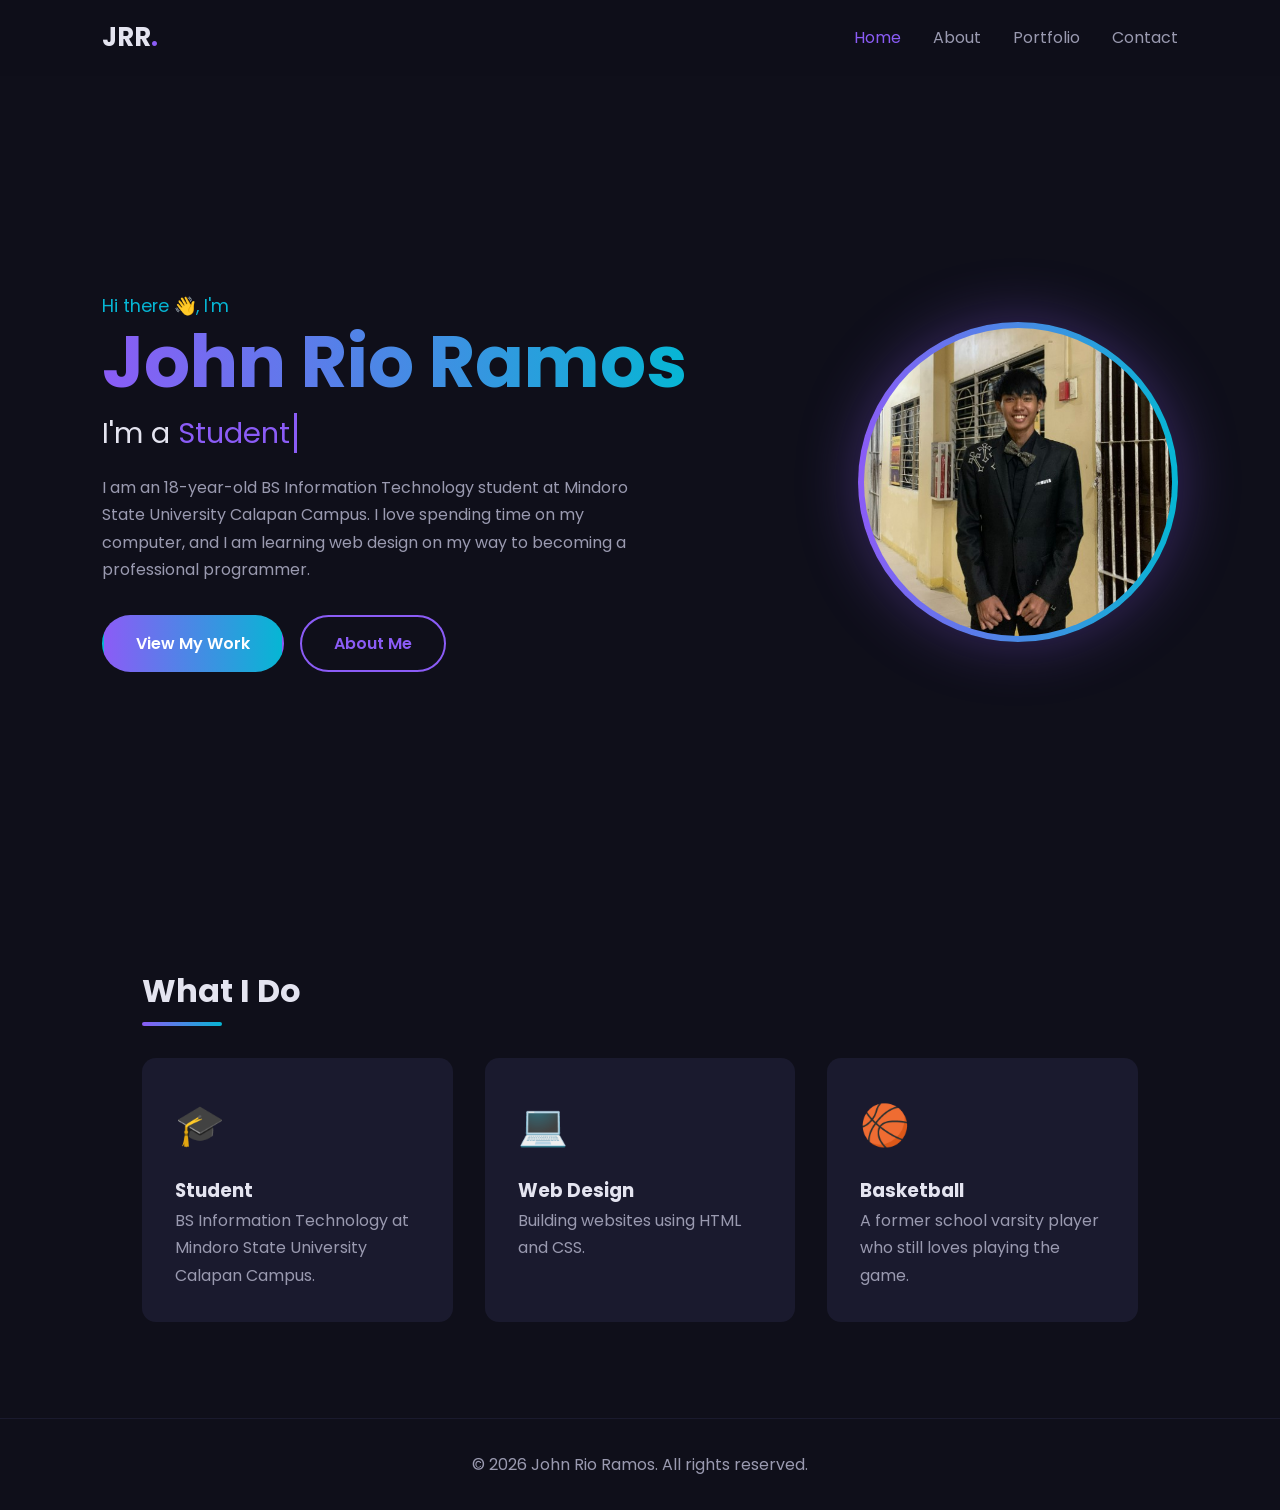
<file: index.html>
<!DOCTYPE html>
<!-- Home page: brief biography and professional photo -->
<html lang="en">

<head>
  <meta charset="UTF-8">
  <meta name="viewport" content="width=device-width, initial-scale=1.0">
  <meta name="description" content="Portfolio of John Rio Ramos, a BS Information Technology student.">
  <title>Home | John Rio Ramos</title>

  <!-- Google Font: Poppins -->
  <link rel="preconnect" href="https://fonts.googleapis.com">
  <link rel="preconnect" href="https://fonts.gstatic.com" crossorigin>
  <link href="https://fonts.googleapis.com/css2?family=Poppins:wght@300;400;600;700&display=swap" rel="stylesheet">

  <!-- External stylesheet -->
  <link rel="stylesheet" href="style.css">
</head>

<body>

  <!-- ========== NAVIGATION ========== -->
  <header class="navbar">
    <a href="index.html" class="logo">JRR<span>.</span></a>
    <button class="menu-toggle" id="menu-toggle" aria-label="Open menu">☰</button>
    <nav>
      <ul class="nav-links" id="nav-links">
        <li><a href="index.html" class="active">Home</a></li>
        <li><a href="about.html">About</a></li>
        <li><a href="portfolio.html">Portfolio</a></li>
        <li><a href="contact.html">Contact</a></li>
      </ul>
    </nav>
  </header>

  <main>

    <!-- ========== HERO: introduction and photo ========== -->
    <section class="hero">
      <div class="hero-content">
        <div class="hero-text-area">
          <p class="hero-greeting">Hi there 👋, I'm</p>
          <h1>John Rio Ramos</h1>
          <h2 class="hero-subtitle">I'm a <span id="typing"></span></h2>

          <p class="hero-text">
            I am an 18-year-old BS Information Technology student at Mindoro State University
            Calapan Campus. I love spending time on my computer, and I am learning web design
            on my way to becoming a professional programmer.
          </p>

          <div class="btn-group">
            <a href="portfolio.html" class="btn">View My Work</a>
            <a href="about.html" class="btn btn-outline">About Me</a>
          </div>
        </div>

        <img src="images/me.jpg" alt="Photo of John Rio Ramos" class="hero-photo">
      </div>
    </section>

    <!-- ========== HIGHLIGHTS ========== -->
    <section class="section">
      <h2 class="section-title">What I Do</h2>
      <div class="cards-grid">
        <article class="card">
          <div class="card-icon">🎓</div>
          <h3>Student</h3>
          <p>BS Information Technology at Mindoro State University Calapan Campus.</p>
        </article>
        <article class="card">
          <div class="card-icon">💻</div>
          <h3>Web Design</h3>
          <p>Building websites using HTML and CSS.</p>
        </article>
        <article class="card">
          <div class="card-icon">🏀</div>
          <h3>Basketball</h3>
          <p>A former school varsity player who still loves playing the game.</p>
        </article>
      </div>
    </section>

  </main>

  <!-- ========== FOOTER ========== -->
  <footer class="footer">
    <p>&copy; <span id="year"></span> John Rio Ramos. All rights reserved.</p>
  </footer>

  <script src="script.js"></script>
</body>
</html>
</file>
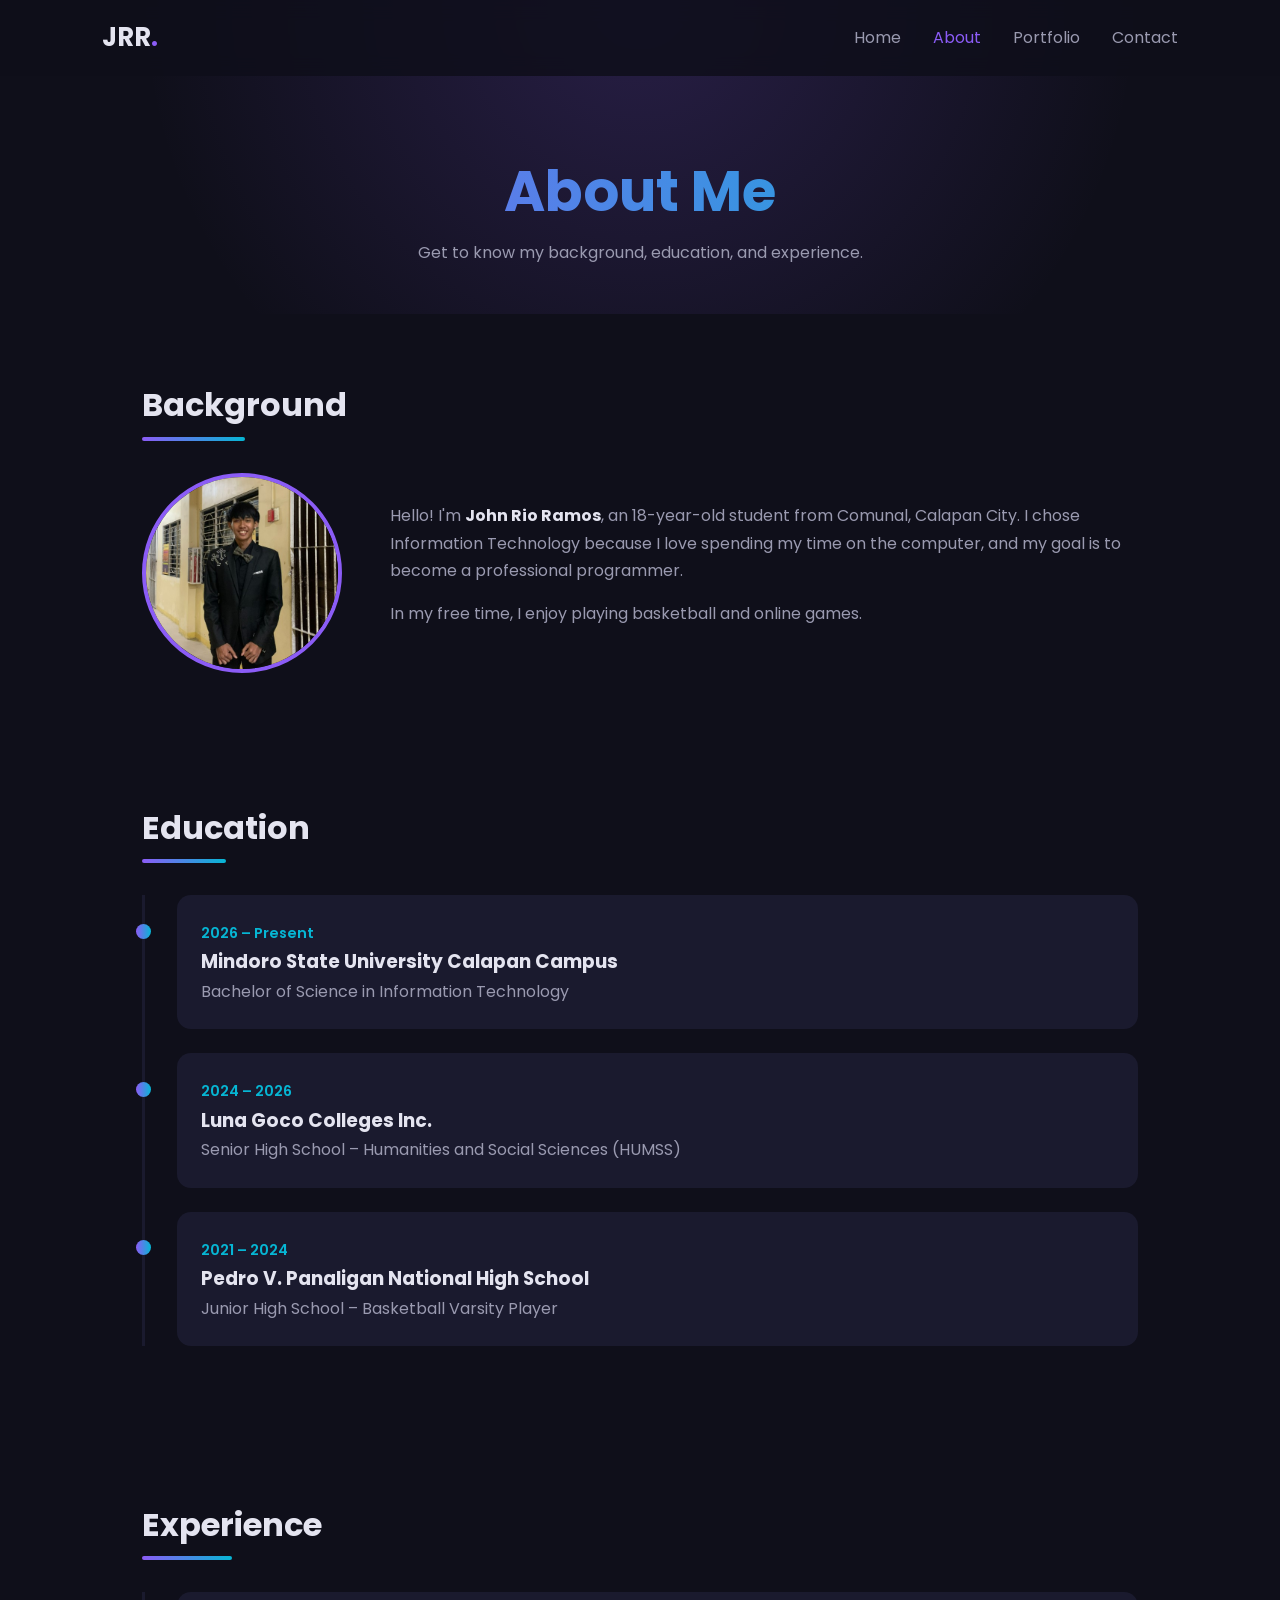
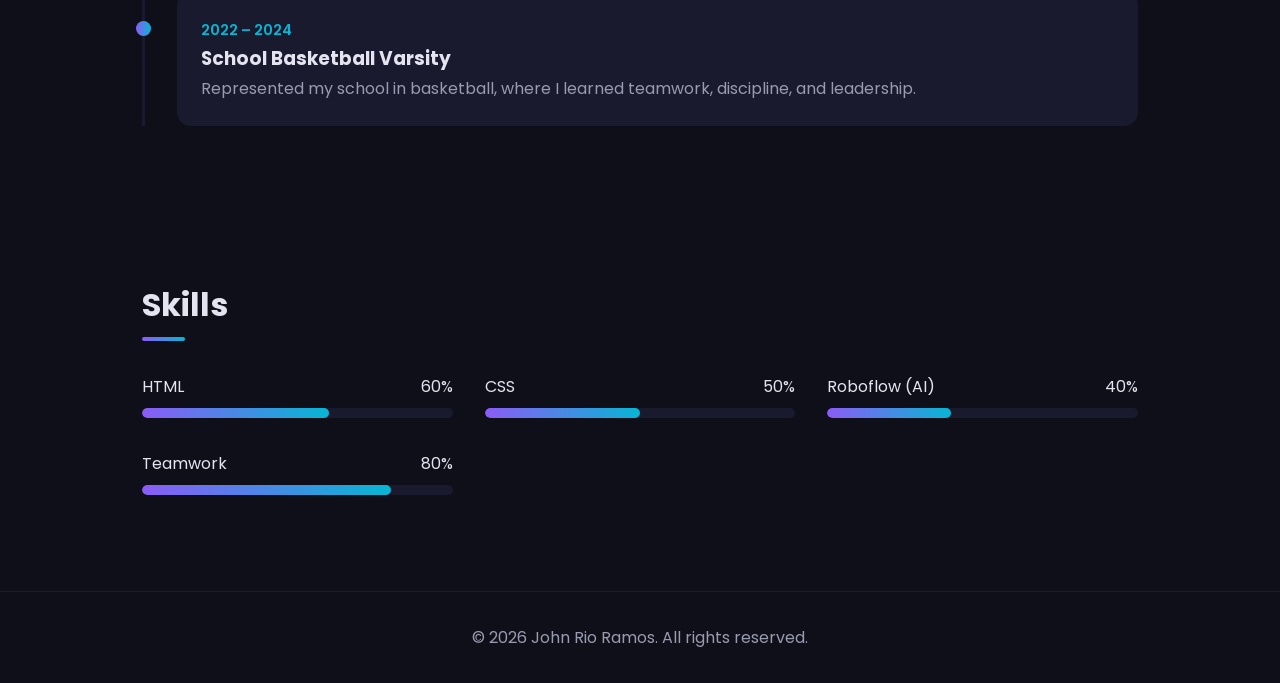
<file: about.html>
<!DOCTYPE html>
<!-- About page: background, education, experience, and skills -->
<html lang="en">

<head>
  <meta charset="UTF-8">
  <meta name="viewport" content="width=device-width, initial-scale=1.0">
  <meta name="description" content="About John Rio Ramos: background, education, and experience.">
  <title>About | John Rio Ramos</title>

  <!-- Google Font: Poppins -->
  <link rel="preconnect" href="https://fonts.googleapis.com">
  <link rel="preconnect" href="https://fonts.gstatic.com" crossorigin>
  <link href="https://fonts.googleapis.com/css2?family=Poppins:wght@300;400;600;700&display=swap" rel="stylesheet">

  <!-- External stylesheet -->
  <link rel="stylesheet" href="style.css">
</head>

<body>

  <!-- ========== NAVIGATION ========== -->
  <header class="navbar">
    <a href="index.html" class="logo">JRR<span>.</span></a>
    <button class="menu-toggle" id="menu-toggle" aria-label="Open menu">☰</button>
    <nav>
      <ul class="nav-links" id="nav-links">
        <li><a href="index.html">Home</a></li>
        <li><a href="about.html" class="active">About</a></li>
        <li><a href="portfolio.html">Portfolio</a></li>
        <li><a href="contact.html">Contact</a></li>
      </ul>
    </nav>
  </header>

  <main>

    <!-- ========== PAGE HEADER ========== -->
    <section class="page-header">
      <h1>About Me</h1>
      <p>Get to know my background, education, and experience.</p>
    </section>

    <!-- ========== BACKGROUND ========== -->
    <section class="section">
      <h2 class="section-title">Background</h2>
      <div class="about-content">
        <img src="images/me.jpg" alt="Photo of John Rio Ramos" class="avatar">
        <div class="about-text">
          <p>
            Hello! I'm <strong>John Rio Ramos</strong>, an 18-year-old student from Comunal,
            Calapan City. I chose Information Technology because I love spending my time on
            the computer, and my goal is to become a professional programmer.
          </p>
          <p>
            In my free time, I enjoy playing basketball and online games.
          </p>
        </div>
      </div>
    </section>

    <!-- ========== EDUCATION ========== -->
    <section class="section">
      <h2 class="section-title">Education</h2>
      <div class="timeline">
        <div class="timeline-item">
          <span class="timeline-date">2026 – Present</span>
          <h3>Mindoro State University Calapan Campus</h3>
          <p>Bachelor of Science in Information Technology</p>
        </div>
        <div class="timeline-item">
          <span class="timeline-date">2024 – 2026</span>
          <h3>Luna Goco Colleges Inc.</h3>
          <p>Senior High School – Humanities and Social Sciences (HUMSS)</p>
        </div>
        <div class="timeline-item">
          <span class="timeline-date">2021 – 2024</span>
          <h3>Pedro V. Panaligan National High School</h3>
          <p>Junior High School – Basketball Varsity Player</p>
        </div>
      </div>
    </section>

    <!-- ========== EXPERIENCE ========== -->
    <section class="section">
      <h2 class="section-title">Experience</h2>
      <div class="timeline">
        <div class="timeline-item">
          <span class="timeline-date">2022 – 2024</span>
          <h3>School Basketball Varsity</h3>
          <p>Represented my school in basketball, where I learned teamwork, discipline, and leadership.</p>
        </div>
      </div>
    </section>

    <!-- ========== SKILLS ========== -->
    <section class="section">
      <h2 class="section-title">Skills</h2>
      <div class="skills-grid">
        <div class="skill">
          <div class="skill-header"><span>HTML</span><span>60%</span></div>
          <div class="skill-bar">
            <div class="skill-fill" style="width: 60%"></div>
          </div>
        </div>
        <div class="skill">
          <div class="skill-header"><span>CSS</span><span>50%</span></div>
          <div class="skill-bar">
            <div class="skill-fill" style="width: 50%"></div>
          </div>
        </div>
        <div class="skill">
          <div class="skill-header"><span>Roboflow (AI)</span><span>40%</span></div>
          <div class="skill-bar">
            <div class="skill-fill" style="width: 40%"></div>
          </div>
        </div>
        <div class="skill">
          <div class="skill-header"><span>Teamwork</span><span>80%</span></div>
          <div class="skill-bar">
            <div class="skill-fill" style="width: 80%"></div>
          </div>
        </div>
      </div>
    </section>

  </main>

  <!-- ========== FOOTER ========== -->
  <footer class="footer">
    <p>&copy; <span id="year"></span> John Rio Ramos. All rights reserved.</p>
  </footer>

  <script src="script.js"></script>
</body>
</html>
</file>
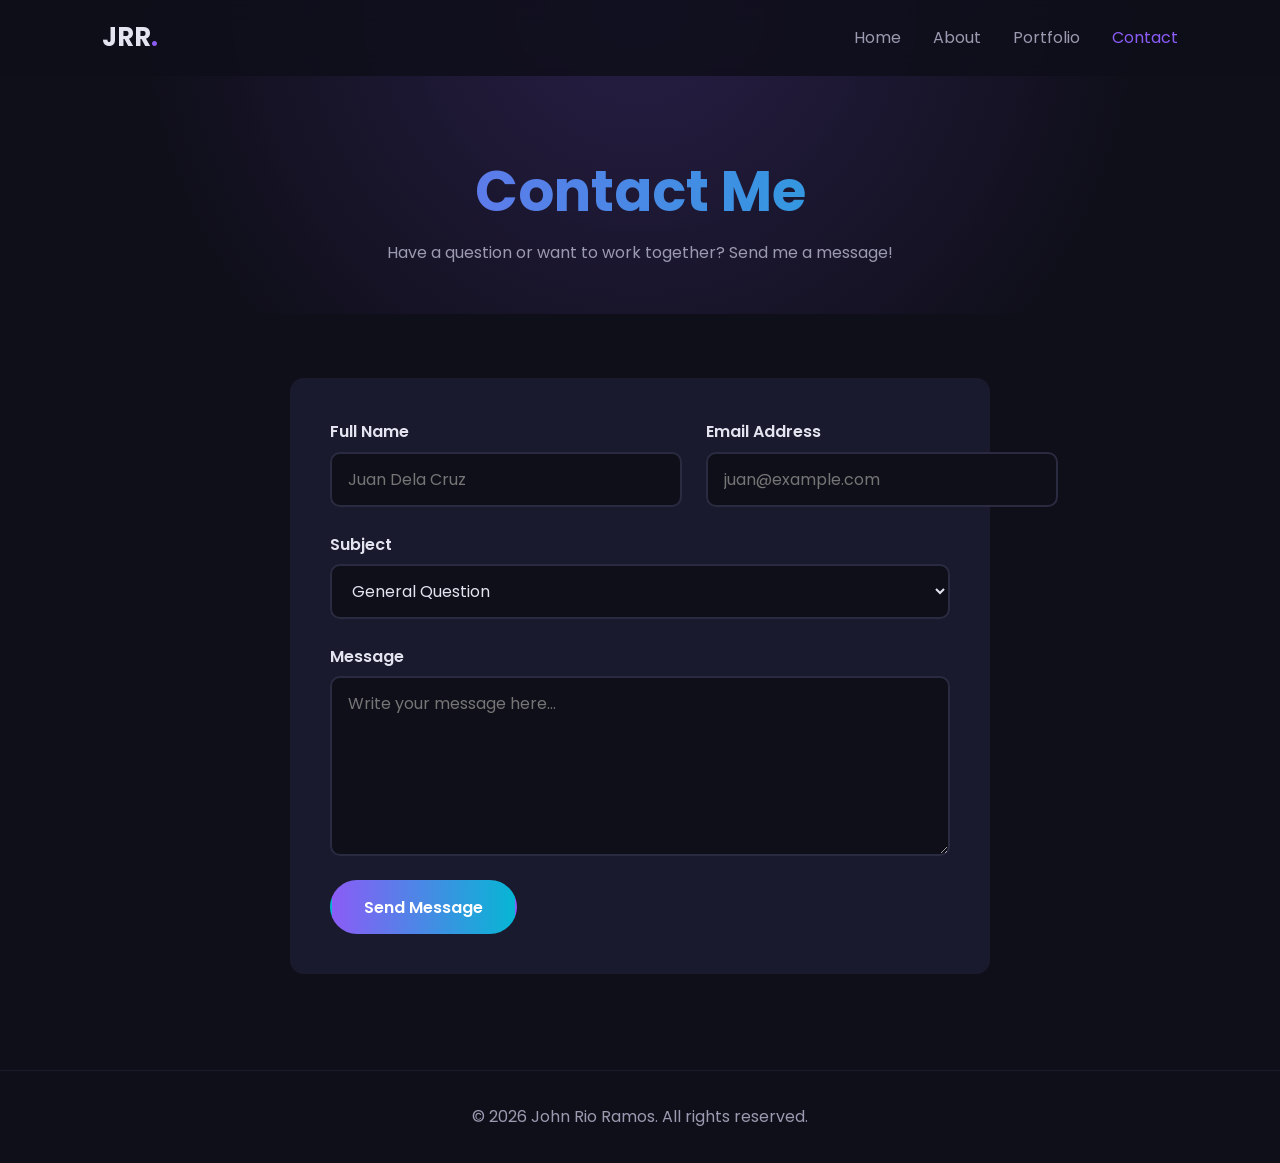
<file: contact.html>
<!DOCTYPE html>
<!-- Contact page: message form -->
<html lang="en">

<head>
  <meta charset="UTF-8">
  <meta name="viewport" content="width=device-width, initial-scale=1.0">
  <meta name="description" content="Send a message to John Rio Ramos.">
  <title>Contact | John Rio Ramos</title>

  <!-- Google Font: Poppins -->
  <link rel="preconnect" href="https://fonts.googleapis.com">
  <link rel="preconnect" href="https://fonts.gstatic.com" crossorigin>
  <link href="https://fonts.googleapis.com/css2?family=Poppins:wght@300;400;600;700&display=swap" rel="stylesheet">

  <!-- External stylesheet -->
  <link rel="stylesheet" href="style.css">
</head>

<body>

  <!-- ========== NAVIGATION ========== -->
  <header class="navbar">
    <a href="index.html" class="logo">JRR<span>.</span></a>
    <button class="menu-toggle" id="menu-toggle" aria-label="Open menu">☰</button>
    <nav>
      <ul class="nav-links" id="nav-links">
        <li><a href="index.html">Home</a></li>
        <li><a href="about.html">About</a></li>
        <li><a href="portfolio.html">Portfolio</a></li>
        <li><a href="contact.html" class="active">Contact</a></li>
      </ul>
    </nav>
  </header>

  <main>

    <!-- ========== PAGE HEADER ========== -->
    <section class="page-header">
      <h1>Contact Me</h1>
      <p>Have a question or want to work together? Send me a message!</p>
    </section>

    <!-- ========== CONTACT FORM ========== -->
    <section class="section">
      <form class="contact-form" id="contact-form">

        <div class="form-row">
          <div class="form-group">
            <label for="name">Full Name</label>
            <input type="text" id="name" name="name" placeholder="Juan Dela Cruz" required>
          </div>
          <div class="form-group">
            <label for="email">Email Address</label>
            <input type="email" id="email" name="email" placeholder="juan@example.com" required>
          </div>
        </div>

        <div class="form-group">
          <label for="subject">Subject</label>
          <select id="subject" name="subject">
            <option>General Question</option>
            <option>Project Collaboration</option>
            <option>Feedback</option>
            <option>Other</option>
          </select>
        </div>

        <div class="form-group">
          <label for="message">Message</label>
          <textarea id="message" name="message" rows="6" placeholder="Write your message here..." required></textarea>
        </div>

        <button type="submit" class="btn">Send Message</button>

        <!-- Confirmation message (shown by script.js) -->
        <p class="form-success" id="form-success">✅ Thank you! Your message has been sent.</p>
      </form>
    </section>

  </main>

  <!-- ========== FOOTER ========== -->
  <footer class="footer">
    <p>&copy; <span id="year"></span> John Rio Ramos. All rights reserved.</p>
  </footer>

  <script src="script.js"></script>
</body>
</html>
</file>
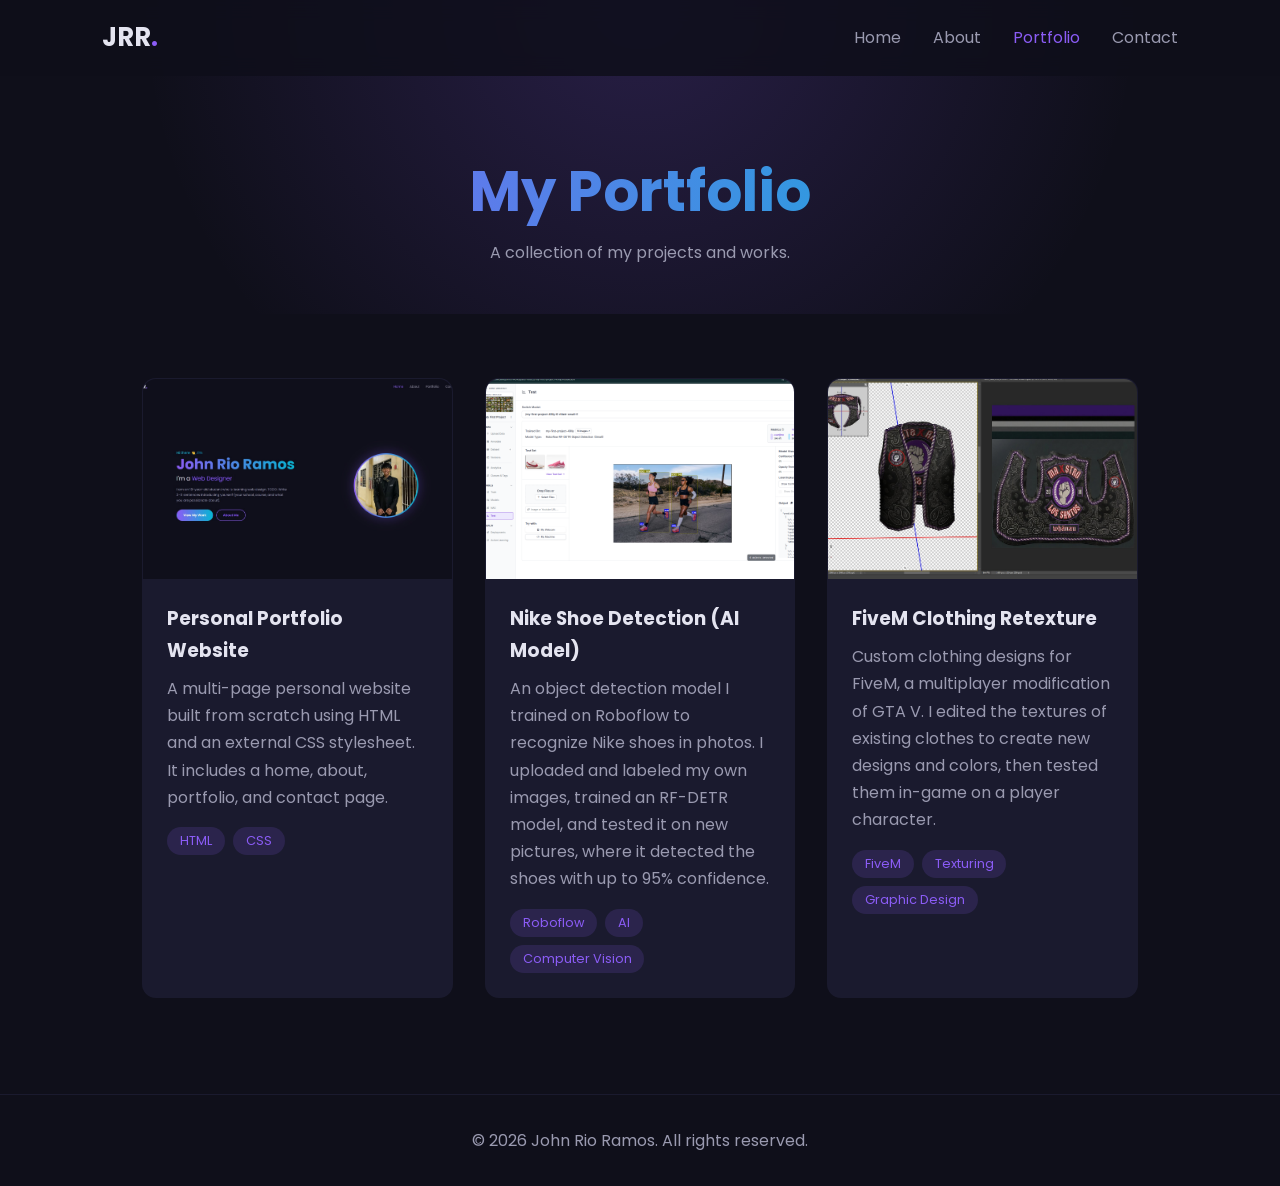
<file: portfolio.html>
<!DOCTYPE html>
<!-- Portfolio page: projects with descriptions -->
<html lang="en">

<head>
  <meta charset="UTF-8">
  <meta name="viewport" content="width=device-width, initial-scale=1.0">
  <meta name="description" content="Projects and works by John Rio Ramos.">
  <title>Portfolio | John Rio Ramos</title>

  <!-- Google Font: Poppins -->
  <link rel="preconnect" href="https://fonts.googleapis.com">
  <link rel="preconnect" href="https://fonts.gstatic.com" crossorigin>
  <link href="https://fonts.googleapis.com/css2?family=Poppins:wght@300;400;600;700&display=swap" rel="stylesheet">

  <!-- External stylesheet -->
  <link rel="stylesheet" href="style.css">
</head>

<body>

  <!-- ========== NAVIGATION ========== -->
  <header class="navbar">
    <a href="index.html" class="logo">JRR<span>.</span></a>
    <button class="menu-toggle" id="menu-toggle" aria-label="Open menu">☰</button>
    <nav>
      <ul class="nav-links" id="nav-links">
        <li><a href="index.html">Home</a></li>
        <li><a href="about.html">About</a></li>
        <li><a href="portfolio.html" class="active">Portfolio</a></li>
        <li><a href="contact.html">Contact</a></li>
      </ul>
    </nav>
  </header>

  <main>

    <!-- ========== PAGE HEADER ========== -->
    <section class="page-header">
      <h1>My Portfolio</h1>
      <p>A collection of my projects and works.</p>
    </section>

    <!-- ========== PROJECTS ========== -->
    <section class="section">
      <div class="projects-grid">

        <!-- Project 1: Portfolio website -->
        <article class="project">
          <img src="images/project1.jpg" alt="Screenshot of my portfolio website" class="project-img">
          <div class="project-body">
            <h3>Personal Portfolio Website</h3>
            <p>
              A multi-page personal website built from scratch using HTML and an external
              CSS stylesheet. It includes a home, about, portfolio, and contact page.
            </p>
            <div class="tags"><span>HTML</span><span>CSS</span></div>
          </div>
        </article>

        <!-- Project 2: Roboflow object detection -->
        <article class="project">
          <img src="images/project2.png" alt="Roboflow model detecting Nike shoes on two runners" class="project-img">
          <div class="project-body">
            <h3>Nike Shoe Detection (AI Model)</h3>
            <p>
              An object detection model I trained on Roboflow to recognize Nike shoes in photos.
              I uploaded and labeled my own images, trained an RF-DETR model, and tested it on
              new pictures, where it detected the shoes with up to 95% confidence.
            </p>
            <div class="tags"><span>Roboflow</span><span>AI</span><span>Computer Vision</span></div>
          </div>
        </article>

        <!-- Project 3: FiveM clothing retexture -->
        <article class="project">
          <img src="images/project3.jpg" alt="Retextured clothing for a FiveM character" class="project-img">
          <div class="project-body">
            <h3>FiveM Clothing Retexture</h3>
            <p>
              Custom clothing designs for FiveM, a multiplayer modification of GTA V.
              I edited the textures of existing clothes to create new designs and colors,
              then tested them in-game on a player character.
            </p>
            <div class="tags"><span>FiveM</span><span>Texturing</span><span>Graphic Design</span></div>
          </div>
        </article>

      </div>
    </section>

  </main>

  <!-- ========== FOOTER ========== -->
  <footer class="footer">
    <p>&copy; <span id="year"></span> John Rio Ramos. All rights reserved.</p>
  </footer>

  <script src="script.js"></script>
</body>

</html>
</file>
<file: style.css>
﻿/* ============================================================
   style.css  —  External stylesheet shared by ALL pages
   ============================================================ */

/* ============ 1. VARIABLES ============ */
:root {
  --bg: #0f0f1a;
  --bg-card: #1a1a2e;
  --text: #e4e4f0;
  --text-muted: #9a9ab0;
  --accent: #8b5cf6;
  --accent-2: #06b6d4;
  --radius: 14px;
  --gradient: linear-gradient(90deg, var(--accent), var(--accent-2));
}

/* ============ 2. RESET & BASE ============ */
* {
  margin: 0;
  padding: 0;
  box-sizing: border-box;
}

body {
  font-family: 'Poppins', sans-serif;
  background-color: var(--bg);
  color: var(--text);
  line-height: 1.7;
}

a {
  color: inherit;
  text-decoration: none;
}

img {
  max-width: 100%;
  display: block;
}

/* ============ 3. NAVIGATION ============ */
.navbar {
  position: fixed;
  top: 0;
  width: 100%;
  z-index: 100;
  display: flex;
  justify-content: space-between;
  align-items: center;
  padding: 1rem 8%;
  background: rgba(15, 15, 26, 0.85);
  backdrop-filter: blur(10px);
}

.logo {
  font-size: 1.6rem;
  font-weight: 700;
}

.logo span {
  color: var(--accent);
}

.nav-links {
  display: flex;
  gap: 2rem;
  list-style: none;
}

.nav-links a {
  color: var(--text-muted);
  transition: color 0.3s;
}

.nav-links a:hover,
.nav-links a.active {
  color: var(--accent);
}

.menu-toggle {
  display: none;
  background: none;
  border: none;
  color: var(--text);
  font-size: 1.8rem;
  cursor: pointer;
}

/* ============ 4. BUTTONS ============ */
.btn {
  display: inline-block;
  padding: 0.8rem 2rem;
  border: 2px solid transparent;
  border-radius: 50px;
  background: var(--gradient);
  color: white;
  font-family: inherit;
  font-size: 1rem;
  font-weight: 600;
  cursor: pointer;
  transition: transform 0.3s, box-shadow 0.3s;
}

.btn:hover {
  transform: translateY(-3px);
  box-shadow: 0 10px 25px rgba(139, 92, 246, 0.4);
}

.btn-outline {
  background: transparent;
  border-color: var(--accent);
  color: var(--accent);
}

.btn-group {
  display: flex;
  flex-wrap: wrap;
  gap: 1rem;
}

/* ============ 5. SECTIONS & TITLES ============ */
.section {
  padding: 4rem 8%;
  max-width: 1200px;
  margin: 0 auto;
}

.section-title {
  font-size: 2rem;
  margin-bottom: 2.5rem;
  position: relative;
  display: inline-block;
}

.section-title::after {
  content: '';
  position: absolute;
  left: 0;
  bottom: -8px;
  width: 50%;
  height: 4px;
  border-radius: 2px;
  background: var(--gradient);
}

.page-header {
  padding: 9rem 8% 3rem;
  text-align: center;
  background: radial-gradient(circle at top, rgba(139, 92, 246, 0.2), transparent 70%);
}

.page-header h1 {
  font-size: clamp(2.2rem, 6vw, 3.5rem);
  background: var(--gradient);
  -webkit-background-clip: text;
  background-clip: text;
  color: transparent;
}

.page-header p {
  color: var(--text-muted);
}

/* ============ 6. HOME PAGE (HERO) ============ */
.hero {
  min-height: 100vh;
  display: flex;
  align-items: center;
  padding: 6rem 8% 2rem;
}

.hero-content {
  display: flex;
  align-items: center;
  justify-content: space-between;
  gap: 3rem;
  width: 100%;
  max-width: 1200px;
  margin: 0 auto;
}

.hero-greeting {
  color: var(--accent-2);
  font-size: 1.1rem;
}

.hero h1 {
  font-size: clamp(2.5rem, 7vw, 4.5rem);
  line-height: 1.1;
  background: var(--gradient);
  -webkit-background-clip: text;
  background-clip: text;
  color: transparent;
}

.hero-subtitle {
  font-size: clamp(1.3rem, 3vw, 1.8rem);
  font-weight: 400;
  margin: 0.5rem 0 1rem;
}

#typing {
  color: var(--accent);
  border-right: 3px solid var(--accent);
  padding-right: 4px;
  animation: blink 0.8s infinite;
}

@keyframes blink {
  50% { border-color: transparent; }
}

.hero-text {
  max-width: 550px;
  color: var(--text-muted);
  margin-bottom: 2rem;
}

.hero-photo {
  flex-shrink: 0;
  width: 320px;
  height: 320px;
  border-radius: 50%;
  object-fit: cover;
  border: 6px solid transparent;
  background: var(--gradient) border-box;
  box-shadow: 0 0 60px rgba(139, 92, 246, 0.35);
}

/* ============ 7. CARDS ============ */
.cards-grid {
  display: grid;
  grid-template-columns: repeat(auto-fit, minmax(250px, 1fr));
  gap: 2rem;
}

.card {
  background: var(--bg-card);
  padding: 2rem;
  border-radius: var(--radius);
  border: 1px solid transparent;
  transition: transform 0.3s, border-color 0.3s;
}

.card:hover {
  transform: translateY(-8px);
  border-color: var(--accent);
}

.card-icon {
  font-size: 2.5rem;
  margin-bottom: 1rem;
}

.card p {
  color: var(--text-muted);
}

/* ============ 8. ABOUT PAGE ============ */
.about-content {
  display: flex;
  align-items: center;
  gap: 3rem;
}

.avatar {
  flex-shrink: 0;
  width: 200px;
  height: 200px;
  border-radius: 50%;
  object-fit: cover;
  border: 4px solid var(--accent);
}

.about-text p {
  color: var(--text-muted);
  margin-bottom: 1rem;
}

.about-text strong {
  color: var(--text);
}

.timeline {
  position: relative;
  border-left: 3px solid var(--bg-card);
  padding-left: 2rem;
}

.timeline-item {
  position: relative;
  background: var(--bg-card);
  padding: 1.5rem;
  border-radius: var(--radius);
  margin-bottom: 1.5rem;
}

.timeline-item::before {
  content: '';
  position: absolute;
  left: calc(-2rem - 9px);
  top: 1.8rem;
  width: 15px;
  height: 15px;
  border-radius: 50%;
  background: var(--gradient);
}

.timeline-date {
  color: var(--accent-2);
  font-size: 0.9rem;
  font-weight: 600;
}

.timeline-item p {
  color: var(--text-muted);
}

.skills-grid {
  display: grid;
  grid-template-columns: repeat(auto-fit, minmax(250px, 1fr));
  gap: 2rem;
}

.skill-header {
  display: flex;
  justify-content: space-between;
  margin-bottom: 0.5rem;
}

.skill-bar {
  height: 10px;
  background: var(--bg-card);
  border-radius: 5px;
  overflow: hidden;
}

.skill-fill {
  height: 100%;
  background: var(--gradient);
  border-radius: 5px;
}

/* ============ 9. PORTFOLIO PAGE ============ */
.projects-grid {
  display: grid;
  grid-template-columns: repeat(auto-fit, minmax(300px, 1fr));
  gap: 2rem;
}

.project {
  background: var(--bg-card);
  border-radius: var(--radius);
  overflow: hidden;
  border: 1px solid transparent;
  transition: transform 0.3s, border-color 0.3s;
}

.project:hover {
  transform: translateY(-8px);
  border-color: var(--accent);
}

.project-img {
  width: 100%;
  height: 200px;
  object-fit: cover;
  background: var(--gradient);
  color: white;
  font-size: 0.9rem;
}

.project-body {
  padding: 1.5rem;
}

.project-body h3 {
  margin-bottom: 0.5rem;
}

.project-body p {
  color: var(--text-muted);
  margin-bottom: 1rem;
}

.tags {
  display: flex;
  flex-wrap: wrap;
  gap: 0.5rem;
}

.tags span {
  font-size: 0.8rem;
  padding: 0.2rem 0.8rem;
  border-radius: 50px;
  background: rgba(139, 92, 246, 0.15);
  color: var(--accent);
}

/* ============ 10. CONTACT PAGE (FORM) ============ */
.contact-form {
  max-width: 700px;
  margin: 0 auto;
  background: var(--bg-card);
  padding: 2.5rem;
  border-radius: var(--radius);
}

.form-row {
  display: grid;
  grid-template-columns: 1fr 1fr;
  gap: 1.5rem;
}

.form-group {
  display: flex;
  flex-direction: column;
  margin-bottom: 1.5rem;
}

.form-group label {
  margin-bottom: 0.4rem;
  font-weight: 600;
}

.form-group input,
.form-group select,
.form-group textarea {
  padding: 0.8rem 1rem;
  border: 2px solid #2a2a40;
  border-radius: 10px;
  background: var(--bg);
  color: var(--text);
  font-family: inherit;
  font-size: 1rem;
  transition: border-color 0.3s;
}

.form-group input:focus,
.form-group select:focus,
.form-group textarea:focus {
  outline: none;
  border-color: var(--accent);
}

.form-group textarea {
  resize: vertical;
}

.form-success {
  display: none;
  margin-top: 1rem;
  color: #22c55e;
}

.form-success.show {
  display: block;
}

/* ============ 11. FOOTER ============ */
.footer {
  text-align: center;
  padding: 2rem;
  margin-top: 2rem;
  color: var(--text-muted);
  border-top: 1px solid var(--bg-card);
}

/* ============ 12. RESPONSIVE (screens 768px and below) ============ */
@media (max-width: 768px) {
  .menu-toggle {
    display: block;
  }

  .nav-links {
    position: absolute;
    top: 100%;
    left: 0;
    width: 100%;
    flex-direction: column;
    align-items: center;
    gap: 1.5rem;
    padding: 2rem 0;
    background: var(--bg);
    display: none;
  }

  .nav-links.open {
    display: flex;
  }

  .hero-content {
    flex-direction: column-reverse;
    text-align: center;
  }

  .hero-text {
    margin-left: auto;
    margin-right: auto;
  }

  .btn-group {
    justify-content: center;
  }

  .hero-photo {
    width: 220px;
    height: 220px;
  }

  .about-content {
    flex-direction: column;
    text-align: center;
  }

  .form-row {
    grid-template-columns: 1fr;
  }
}
</file>
